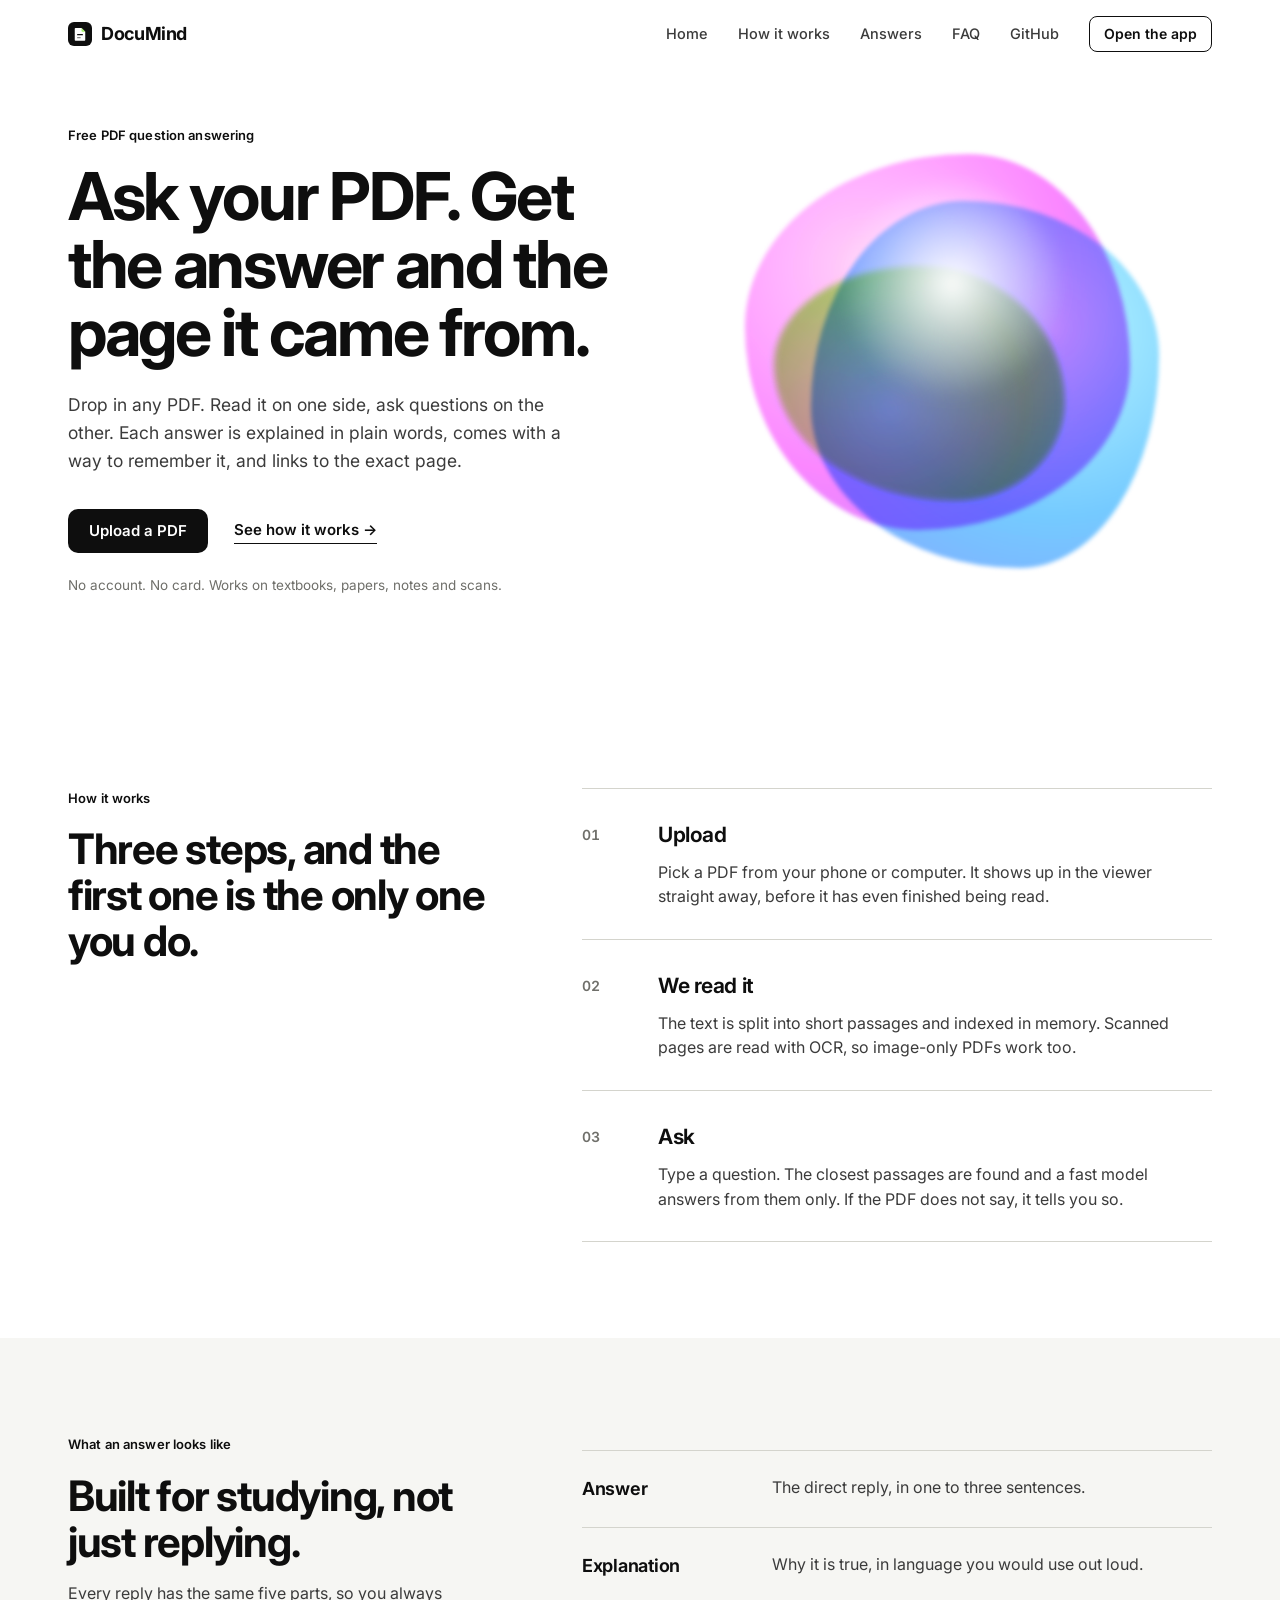
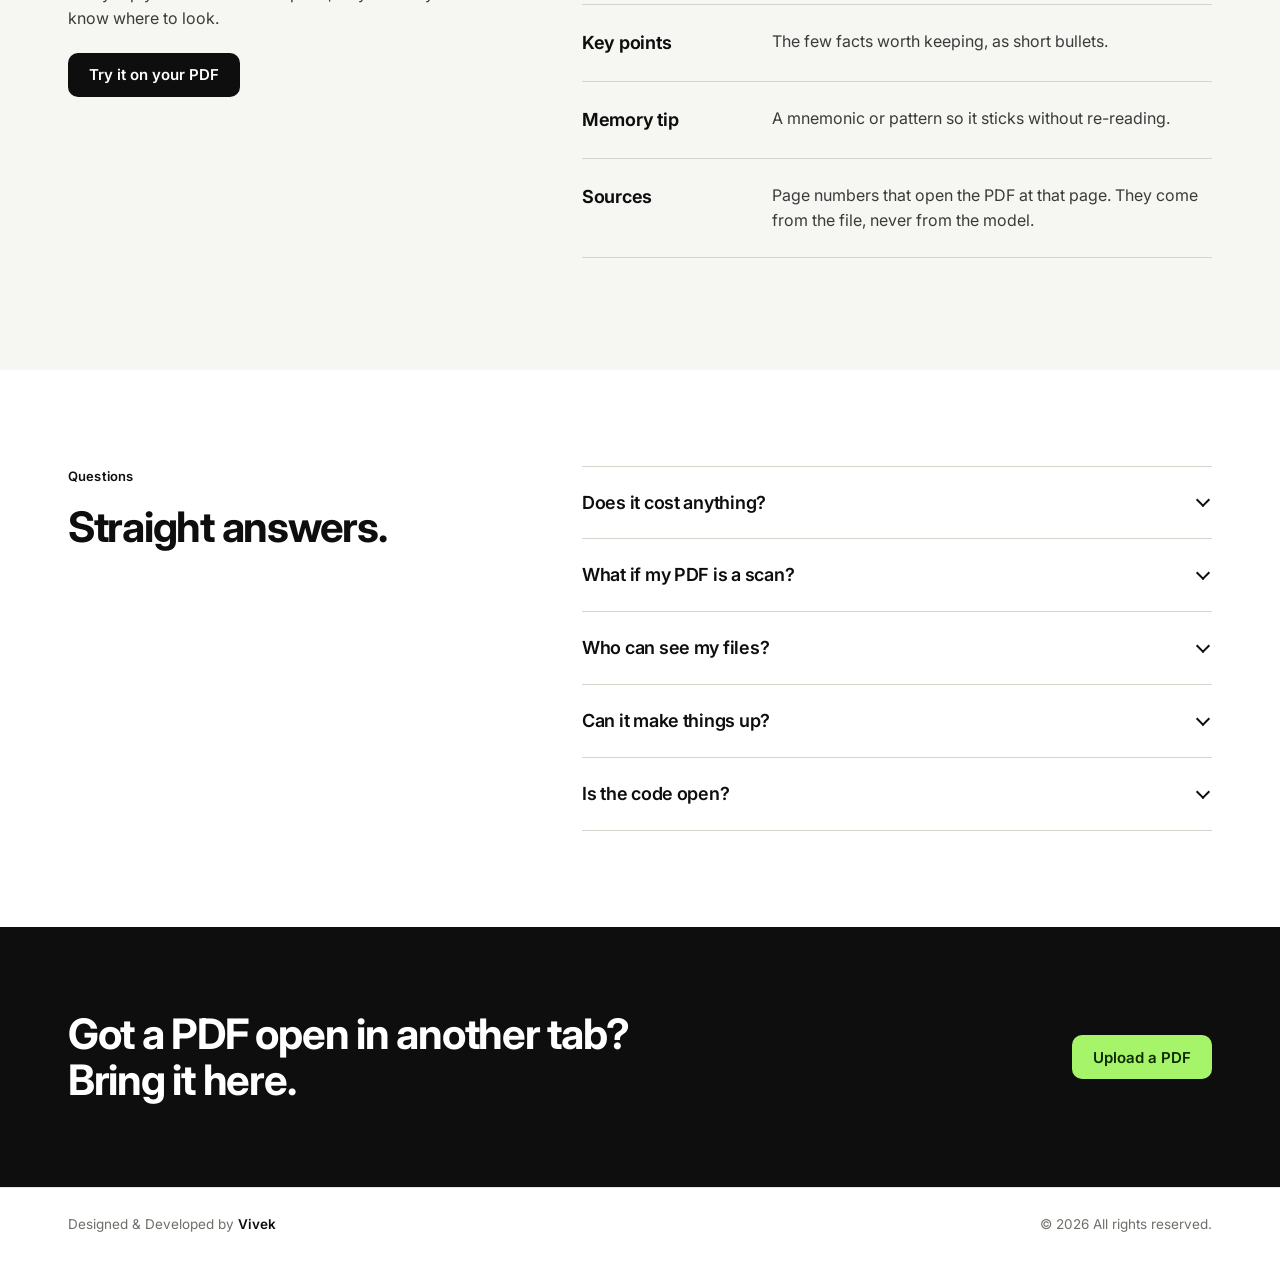
<file: static/index.html>
<!DOCTYPE html>
<html lang="en" class="no-js">
<head>
  <meta charset="UTF-8" />
  <meta name="viewport" content="width=device-width, initial-scale=1.0" />
  <title>DocuMind | Ask your PDF, get the page it came from</title>
  <meta name="description" content="Upload any PDF, read it on the left and ask questions on the right. Every answer comes with an explanation, a memory tip and the page it was found on." />
  <meta name="theme-color" content="#ffffff" />
  <link rel="icon" type="image/svg+xml" href="/static/logo.svg?v=__v__" />
  <link rel="preconnect" href="https://fonts.googleapis.com" />
  <link rel="preconnect" href="https://fonts.gstatic.com" crossorigin />
  <link href="https://fonts.googleapis.com/css2?family=Inter:wght@400;500;600;700&display=swap" rel="stylesheet" />
  <link rel="stylesheet" href="/static/base.css?v=__v__" />
  <link rel="stylesheet" href="/static/styles.css?v=__v__" />
</head>
<body>

  <header class="site-header" id="site-header">
    <div class="wrap header-inner">
      <a class="brand" href="/" aria-label="DocuMind home">
        <img src="/static/logo.svg?v=__v__" alt="" class="brand-mark" />DocuMind
      </a>
      <nav class="site-nav" id="site-nav" aria-label="Primary">
        <a href="/">Home</a>
        <a href="#how">How it works</a>
        <a href="#answers">Answers</a>
        <a href="#faq">FAQ</a>
        <a href="https://github.com/vivek-sah23/DocuMind-AI-Document-Intelligence" target="_blank" rel="noopener">GitHub</a>
        <a href="/app" class="btn btn-line btn-sm nav-cta">Open the app</a>
      </nav>
      <button class="nav-toggle" id="nav-toggle" aria-label="Menu" aria-expanded="false" aria-controls="site-nav">
        <span></span><span></span>
      </button>
    </div>
  </header>

  <main>
    <section class="hero">
      <div class="wrap hero-grid">
        <div class="hero-copy">
          <p class="eyebrow">Free PDF question answering</p>
          <h1>Ask your PDF. Get the answer and the page it came from.</h1>
          <p class="lead">
            Drop in any PDF. Read it on one side, ask questions on the other. Each answer is
            explained in plain words, comes with a way to remember it, and links to the exact page.
          </p>
          <div class="hero-actions">
            <a href="/app" class="btn btn-dark">Upload a PDF</a>
            <a href="#how" class="text-link">See how it works <span aria-hidden="true">&rarr;</span></a>
          </div>
          <p class="hero-note">No account. No card. Works on textbooks, papers, notes and scans.</p>
        </div>
        <div class="hero-art" aria-hidden="true">
          <div class="blob">
            <i class="b1"></i><i class="b2"></i><i class="b3"></i><i class="b4"></i>
          </div>
        </div>
      </div>
    </section>

    <section id="how" class="block">
      <div class="wrap two-col">
        <div class="col-title reveal">
          <p class="eyebrow">How it works</p>
          <h2>Three steps, and the first one is the only one you do.</h2>
        </div>
        <ol class="steps">
          <li class="reveal">
            <span class="num">01</span>
            <div>
              <h3>Upload</h3>
              <p>Pick a PDF from your phone or computer. It shows up in the viewer straight away, before it has even finished being read.</p>
            </div>
          </li>
          <li class="reveal">
            <span class="num">02</span>
            <div>
              <h3>We read it</h3>
              <p>The text is split into short passages and indexed in memory. Scanned pages are read with OCR, so image-only PDFs work too.</p>
            </div>
          </li>
          <li class="reveal">
            <span class="num">03</span>
            <div>
              <h3>Ask</h3>
              <p>Type a question. The closest passages are found and a fast model answers from them only. If the PDF does not say, it tells you so.</p>
            </div>
          </li>
        </ol>
      </div>
    </section>

    <section id="answers" class="block block-tint">
      <div class="wrap two-col">
        <div class="col-title reveal">
          <p class="eyebrow">What an answer looks like</p>
          <h2>Built for studying, not just replying.</h2>
          <p class="sub">Every reply has the same five parts, so you always know where to look.</p>
          <a href="/app" class="btn btn-dark" style="margin-top:22px">Try it on your PDF</a>
        </div>
        <dl class="parts">
          <div class="reveal"><dt>Answer</dt><dd>The direct reply, in one to three sentences.</dd></div>
          <div class="reveal"><dt>Explanation</dt><dd>Why it is true, in language you would use out loud.</dd></div>
          <div class="reveal"><dt>Key points</dt><dd>The few facts worth keeping, as short bullets.</dd></div>
          <div class="reveal"><dt>Memory tip</dt><dd>A mnemonic or pattern so it sticks without re-reading.</dd></div>
          <div class="reveal"><dt>Sources</dt><dd>Page numbers that open the PDF at that page. They come from the file, never from the model.</dd></div>
        </dl>
      </div>
    </section>

    <section id="faq" class="block">
      <div class="wrap two-col">
        <div class="col-title reveal">
          <p class="eyebrow">Questions</p>
          <h2>Straight answers.</h2>
        </div>
        <div class="faq">
          <details class="reveal">
            <summary>Does it cost anything?</summary>
            <p>No. It runs on free tiers end to end, and there is no sign-up.</p>
          </details>
          <details class="reveal">
            <summary>What if my PDF is a scan?</summary>
            <p>Pages with no selectable text are read with OCR. Very long scans are read up to the first 40 pages to stay inside free limits.</p>
          </details>
          <details class="reveal">
            <summary>Who can see my files?</summary>
            <p>This is a shared demo with no logins, so use public or sample documents only. Files are kept in server memory and disk on a free host, and are wiped whenever it restarts.</p>
          </details>
          <details class="reveal">
            <summary>Can it make things up?</summary>
            <p>Answers are limited to passages found in your PDF, and page references are checked against the file. When the PDF does not cover a question, you get a plain "not in the document".</p>
          </details>
          <details class="reveal">
            <summary>Is the code open?</summary>
            <p>Yes, on <a href="https://github.com/vivek-sah23/DocuMind-AI-Document-Intelligence" target="_blank" rel="noopener">GitHub</a>. The retrieval pipeline is plain Python with FAISS and no orchestration framework.</p>
          </details>
        </div>
      </div>
    </section>

    <section class="closer">
      <div class="wrap closer-inner reveal">
        <h2>Got a PDF open in another tab? Bring it here.</h2>
        <a href="/app" class="btn btn-accent">Upload a PDF</a>
      </div>
    </section>
  </main>

  <footer class="site-footer">
    <div class="wrap footer-inner">
      <p>Designed &amp; Developed by <strong>Vivek</strong></p>
      <p>&copy; 2026 All rights reserved.</p>
    </div>
  </footer>

  <script src="/static/landing.js?v=__v__"></script>
</body>
</html>
</file>
<file: static/base.css>
/* Shared tokens and primitives for the landing page and the workspace. */
:root {
  --bg: #ffffff;
  --surface: #f6f6f3;
  --surface-2: #efefeb;
  --ink: #0e0e0e;
  --ink-2: #3b3b3b;
  --muted: #6f6f6a;
  --line: #e7e7e2;
  --line-strong: #d4d4cd;
  --accent: #a6f46a;
  --accent-ink: #0e2a00;
  --danger: #b42318;
  --danger-bg: #fdf1ef;
  --ok: #17803d;
  --radius: 12px;
  --radius-lg: 18px;
  --ease: cubic-bezier(.2, .7, .2, 1);
  --font: "Inter", system-ui, -apple-system, "Segoe UI", Roboto, sans-serif;
}
*, *::before, *::after { box-sizing: border-box; }
html { -webkit-text-size-adjust: 100%; scroll-behavior: smooth; }
body {
  margin: 0;
  font-family: var(--font);
  font-size: 16px;
  line-height: 1.55;
  color: var(--ink);
  background: var(--bg);
  -webkit-font-smoothing: antialiased;
}
h1, h2, h3, p, ul, ol { margin: 0; }
ul, ol { padding: 0; list-style: none; }
a { color: inherit; }
button, input, textarea { font: inherit; color: inherit; }
button { cursor: pointer; }
:focus-visible { outline: 2px solid var(--ink); outline-offset: 2px; border-radius: 6px; }
.sr-only { position: absolute; width: 1px; height: 1px; overflow: hidden; clip: rect(0 0 0 0); white-space: nowrap; }

.brand { display: inline-flex; align-items: center; gap: 9px; text-decoration: none; font-weight: 700; letter-spacing: -.02em; font-size: 18px; }
.brand-mark { width: 24px; height: 24px; display: block; }

.btn {
  display: inline-flex; align-items: center; justify-content: center; gap: 8px;
  height: 44px; padding: 0 20px; border-radius: 10px; border: 1px solid transparent;
  font-weight: 600; font-size: 15px; text-decoration: none; white-space: nowrap;
  transition: transform .18s var(--ease), background-color .18s, border-color .18s, box-shadow .18s;
}
.btn:active { transform: translateY(1px); }
.btn-dark { background: var(--ink); color: #fff; }
.btn-dark:hover { background: #2a2a2a; }
.btn-line { background: #fff; border-color: var(--ink); color: var(--ink); }
.btn-line:hover { background: var(--ink); color: #fff; }
.btn-accent { background: var(--accent); color: var(--accent-ink); }
.btn-accent:hover { background: #95e955; }
.btn-sm { height: 36px; padding: 0 14px; font-size: 14px; border-radius: 8px; }

@media (prefers-reduced-motion: reduce) {
  *, *::before, *::after { animation-duration: .001ms !important; transition-duration: .001ms !important; scroll-behavior: auto !important; }
}
</file>
<file: static/styles.css>
/* Landing page. Layout follows a minimal editorial header: left-aligned
   bold headline, one dark button, one abstract visual, lots of white. */
.wrap { width: 100%; max-width: 1200px; margin: 0 auto; padding: 0 28px; }

.site-header { position: sticky; top: 0; z-index: 40; background: rgba(255,255,255,.88); backdrop-filter: saturate(1.4) blur(12px); -webkit-backdrop-filter: saturate(1.4) blur(12px); border-bottom: 1px solid transparent; transition: border-color .25s; }
.site-header.scrolled { border-color: var(--line); }
.header-inner { display: flex; align-items: center; justify-content: space-between; height: 68px; }
.site-nav { display: flex; align-items: center; gap: 30px; }
.site-nav a:not(.btn) { text-decoration: none; font-size: 14.5px; font-weight: 500; color: var(--ink-2); transition: color .15s; }
.site-nav a:not(.btn):hover { color: var(--ink); }
.nav-toggle { display: none; width: 42px; height: 42px; border: 0; background: none; position: relative; border-radius: 10px; }
.nav-toggle span { position: absolute; left: 11px; right: 11px; height: 2px; background: var(--ink); border-radius: 2px; transition: transform .25s var(--ease), top .25s var(--ease); }
.nav-toggle span:first-child { top: 16px; }
.nav-toggle span:last-child { top: 25px; }
.nav-toggle[aria-expanded="true"] span:first-child { top: 20px; transform: rotate(45deg); }
.nav-toggle[aria-expanded="true"] span:last-child { top: 20px; transform: rotate(-45deg); }

.eyebrow { font-size: 13px; font-weight: 600; letter-spacing: .01em; color: var(--ink); margin-bottom: 18px; }

/* Hero */
.hero { padding: 56px 0 96px; }
.hero-grid { display: grid; grid-template-columns: minmax(0, 1.05fr) minmax(0, 1fr); gap: 40px; align-items: center; }
h1 { font-size: clamp(38px, 5.4vw, 66px); line-height: 1.03; letter-spacing: -.035em; font-weight: 700; max-width: 12.5em; }
.lead { margin-top: 24px; max-width: 30em; color: var(--ink-2); font-size: 17.5px; line-height: 1.6; }
.hero-actions { margin-top: 34px; display: flex; align-items: center; gap: 26px; flex-wrap: wrap; }
.text-link { font-weight: 600; font-size: 15px; text-decoration: none; border-bottom: 1.5px solid var(--ink); padding-bottom: 1px; }
.text-link span { display: inline-block; transition: transform .2s var(--ease); }
.text-link:hover span { transform: translateX(3px); }
.hero-note { margin-top: 22px; font-size: 13.5px; color: var(--muted); }

.hero-art { display: grid; place-items: center; min-height: 420px; }
.blob { position: relative; width: min(100%, 470px); aspect-ratio: 1; filter: saturate(1.15); }
.blob i { position: absolute; display: block; mix-blend-mode: multiply; will-change: transform, border-radius; }
.blob .b1 { inset: 6% 10% 14% 8%; background: radial-gradient(circle at 30% 30%, #ffd1f4, #f08bff 55%, #b387ff); border-radius: 58% 42% 55% 45% / 46% 56% 44% 54%; animation: morph 14s ease-in-out infinite; filter: blur(2px); }
.blob .b2 { inset: 16% 4% 6% 22%; background: radial-gradient(circle at 70% 35%, #bff6ff, #7ec8ff 55%, #8aa2ff); border-radius: 44% 56% 40% 60% / 56% 42% 58% 44%; animation: morph 17s ease-in-out -4s infinite reverse; filter: blur(2px); }
.blob .b3 { inset: 30% 24% 20% 14%; background: radial-gradient(circle at 40% 60%, #e6ffb8, #a6f46a 60%, #7fe39a); border-radius: 50% 50% 38% 62% / 42% 58% 42% 58%; animation: morph 12s ease-in-out -7s infinite; filter: blur(3px); opacity: .9; }
.blob .b4 { inset: 12% 24% 40% 28%; background: radial-gradient(circle at 50% 45%, #fff, rgba(255,255,255,0) 68%); border-radius: 50%; mix-blend-mode: screen; filter: blur(8px); animation: drift 9s ease-in-out infinite; }
@keyframes morph {
  0%, 100% { border-radius: 58% 42% 55% 45% / 46% 56% 44% 54%; transform: rotate(0deg) scale(1); }
  33% { border-radius: 40% 60% 46% 54% / 58% 40% 60% 42%; transform: rotate(14deg) scale(1.04); }
  66% { border-radius: 52% 48% 62% 38% / 40% 60% 40% 60%; transform: rotate(-10deg) scale(.97); }
}
@keyframes drift { 0%, 100% { transform: translate(0, 0); } 50% { transform: translate(8%, 10%); } }

/* Blocks */
.block { padding: 96px 0; }
.block-tint { background: var(--surface); }
.two-col { display: grid; grid-template-columns: minmax(0, 5fr) minmax(0, 7fr); gap: 64px; align-items: start; }
.col-title { position: sticky; top: 100px; }
h2 { font-size: clamp(28px, 3.4vw, 42px); line-height: 1.1; letter-spacing: -.03em; font-weight: 700; max-width: 14em; }
.sub { margin-top: 16px; color: var(--ink-2); max-width: 26em; }

.steps li { display: grid; grid-template-columns: 64px 1fr; gap: 12px; padding: 30px 0; border-top: 1px solid var(--line-strong); }
.steps li:last-child { border-bottom: 1px solid var(--line-strong); }
.num { font-size: 14px; font-weight: 600; color: var(--muted); padding-top: 5px; font-variant-numeric: tabular-nums; }
h3 { font-size: 21px; letter-spacing: -.02em; font-weight: 650; margin-bottom: 8px; }
.steps p { color: var(--ink-2); max-width: 34em; }

.parts > div { display: grid; grid-template-columns: 170px 1fr; gap: 20px; padding: 24px 0; border-top: 1px solid var(--line-strong); }
.parts > div:last-child { border-bottom: 1px solid var(--line-strong); }
.parts dt { font-weight: 650; font-size: 18px; letter-spacing: -.015em; }
.parts dd { margin: 0; color: var(--ink-2); }

.faq details { border-top: 1px solid var(--line-strong); padding: 0; }
.faq details:last-child { border-bottom: 1px solid var(--line-strong); }
.faq summary { list-style: none; cursor: pointer; padding: 22px 36px 22px 0; font-weight: 600; font-size: 18px; letter-spacing: -.015em; position: relative; }
.faq summary::-webkit-details-marker { display: none; }
.faq summary::after { content: ""; position: absolute; right: 4px; top: 50%; width: 10px; height: 10px; border-right: 2px solid var(--ink); border-bottom: 2px solid var(--ink); transform: translateY(-70%) rotate(45deg); transition: transform .25s var(--ease); }
.faq details[open] summary::after { transform: translateY(-30%) rotate(-135deg); }
.faq details p { padding: 0 36px 24px 0; color: var(--ink-2); max-width: 36em; animation: fadeIn .3s var(--ease); }
.faq a { text-decoration: underline; text-underline-offset: 3px; }
@keyframes fadeIn { from { opacity: 0; transform: translateY(-4px); } to { opacity: 1; transform: none; } }

.closer { background: var(--ink); color: #fff; padding: 84px 0; }
.closer-inner { display: flex; align-items: center; justify-content: space-between; gap: 32px; flex-wrap: wrap; }
.closer h2 { color: #fff; max-width: 15em; }

.site-footer { padding: 26px 0; border-top: 1px solid var(--line); font-size: 13.5px; color: var(--muted); }
.footer-inner { display: flex; justify-content: space-between; gap: 12px; flex-wrap: wrap; }
.site-footer strong { color: var(--ink); font-weight: 600; }

.reveal { opacity: 0; transform: translateY(14px); transition: opacity .6s var(--ease), transform .6s var(--ease); }
.reveal.in { opacity: 1; transform: none; }
.no-js .reveal { opacity: 1; transform: none; }

@media (max-width: 960px) {
  .hero { padding: 36px 0 64px; }
  .hero-grid { grid-template-columns: 1fr; gap: 8px; }
  .hero-art { order: -1; min-height: 0; }
  .blob { width: min(78vw, 340px); margin-bottom: -8px; }
  .two-col { grid-template-columns: 1fr; gap: 28px; }
  .col-title { position: static; }
  .block { padding: 68px 0; }
}
@media (max-width: 820px) {
  .nav-toggle { display: block; }
  .site-nav { position: absolute; left: 0; right: 0; top: 68px; flex-direction: column; align-items: stretch; gap: 0; padding: 8px 28px 22px; background: #fff; border-bottom: 1px solid var(--line); opacity: 0; visibility: hidden; transform: translateY(-8px); transition: opacity .22s, transform .22s var(--ease), visibility .22s; }
  .site-nav.open { opacity: 1; visibility: visible; transform: none; }
  .site-nav a:not(.btn) { padding: 14px 0; font-size: 17px; border-bottom: 1px solid var(--line); }
  .nav-cta { margin-top: 16px; height: 46px; }
}
@media (max-width: 560px) {
  .wrap { padding: 0 20px; }
  .site-nav { padding: 8px 20px 22px; }
  .lead { font-size: 16.5px; }
  .steps li { grid-template-columns: 44px 1fr; }
  .parts > div { grid-template-columns: 1fr; gap: 4px; padding: 20px 0; }
  .closer { padding: 60px 0; }
  .closer-inner .btn { width: 100%; }
  .hero-actions .btn { flex: 1 1 100%; }
}
</file>
